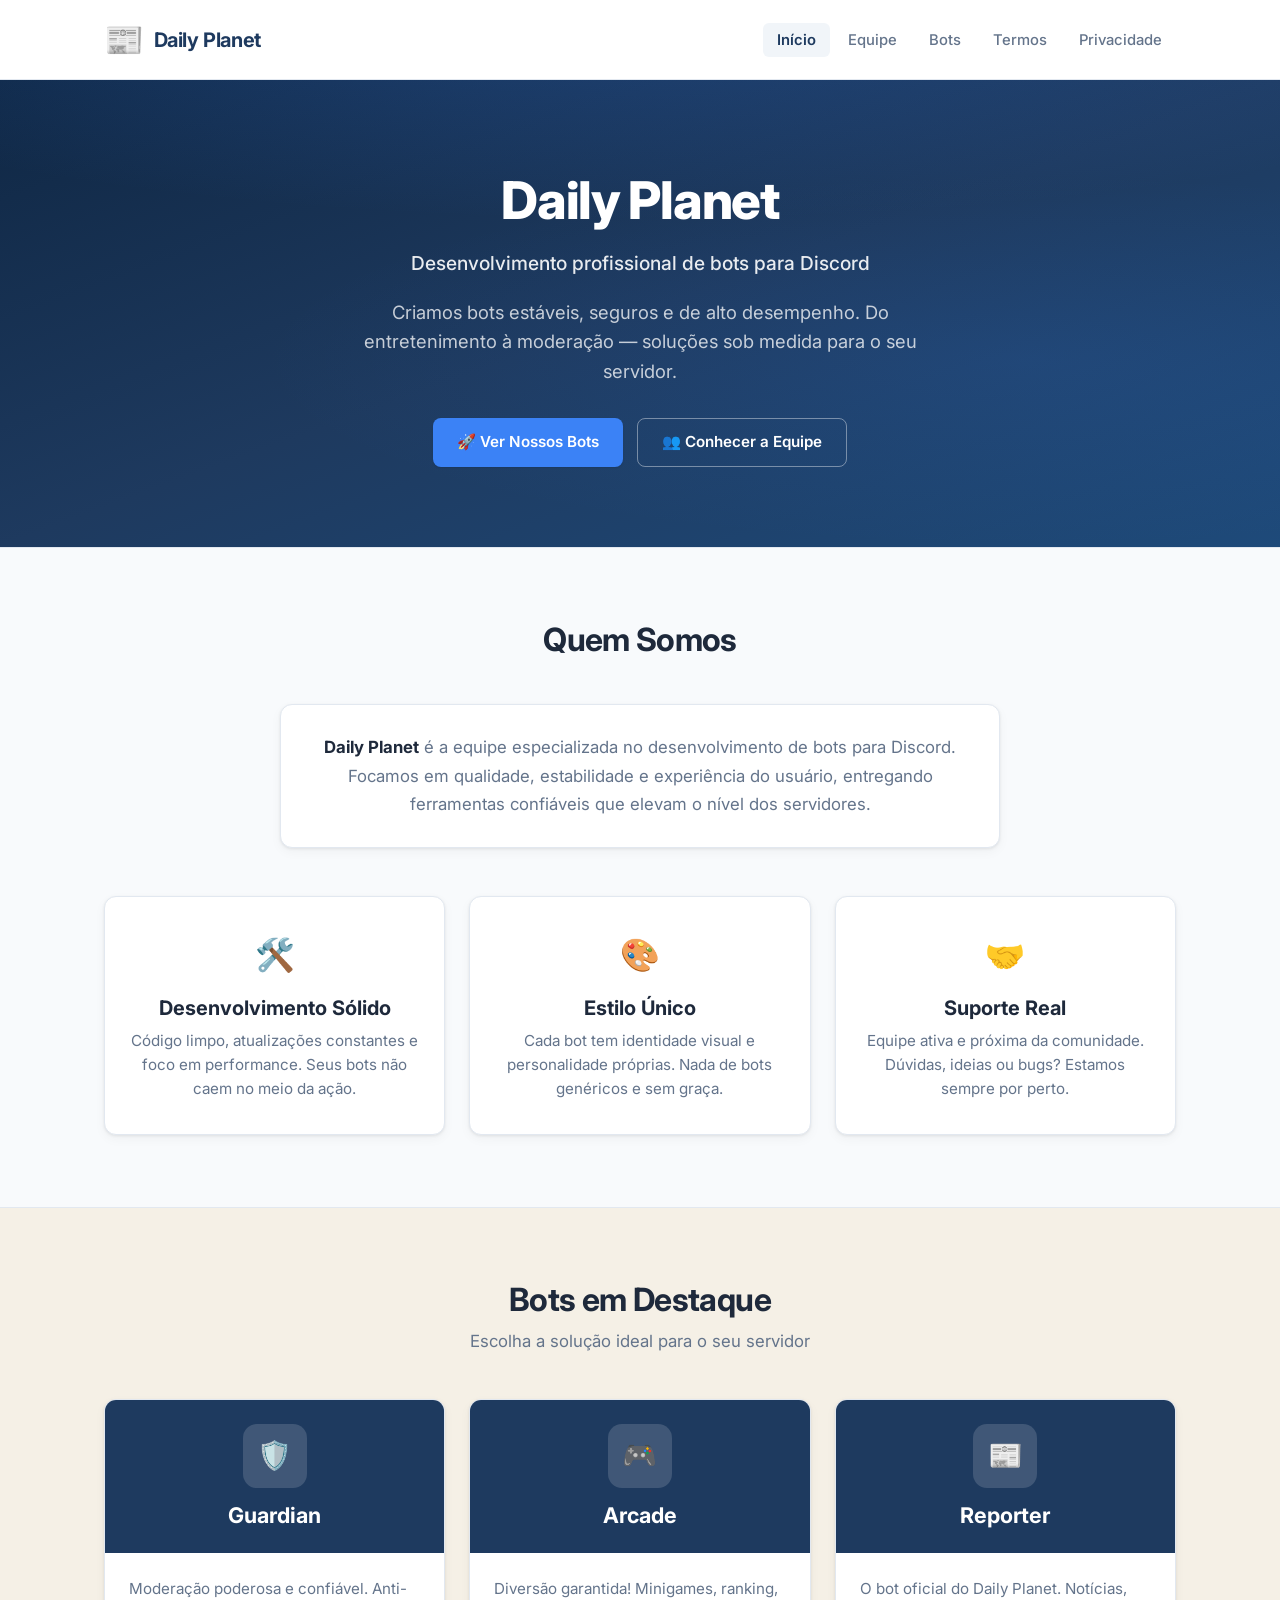
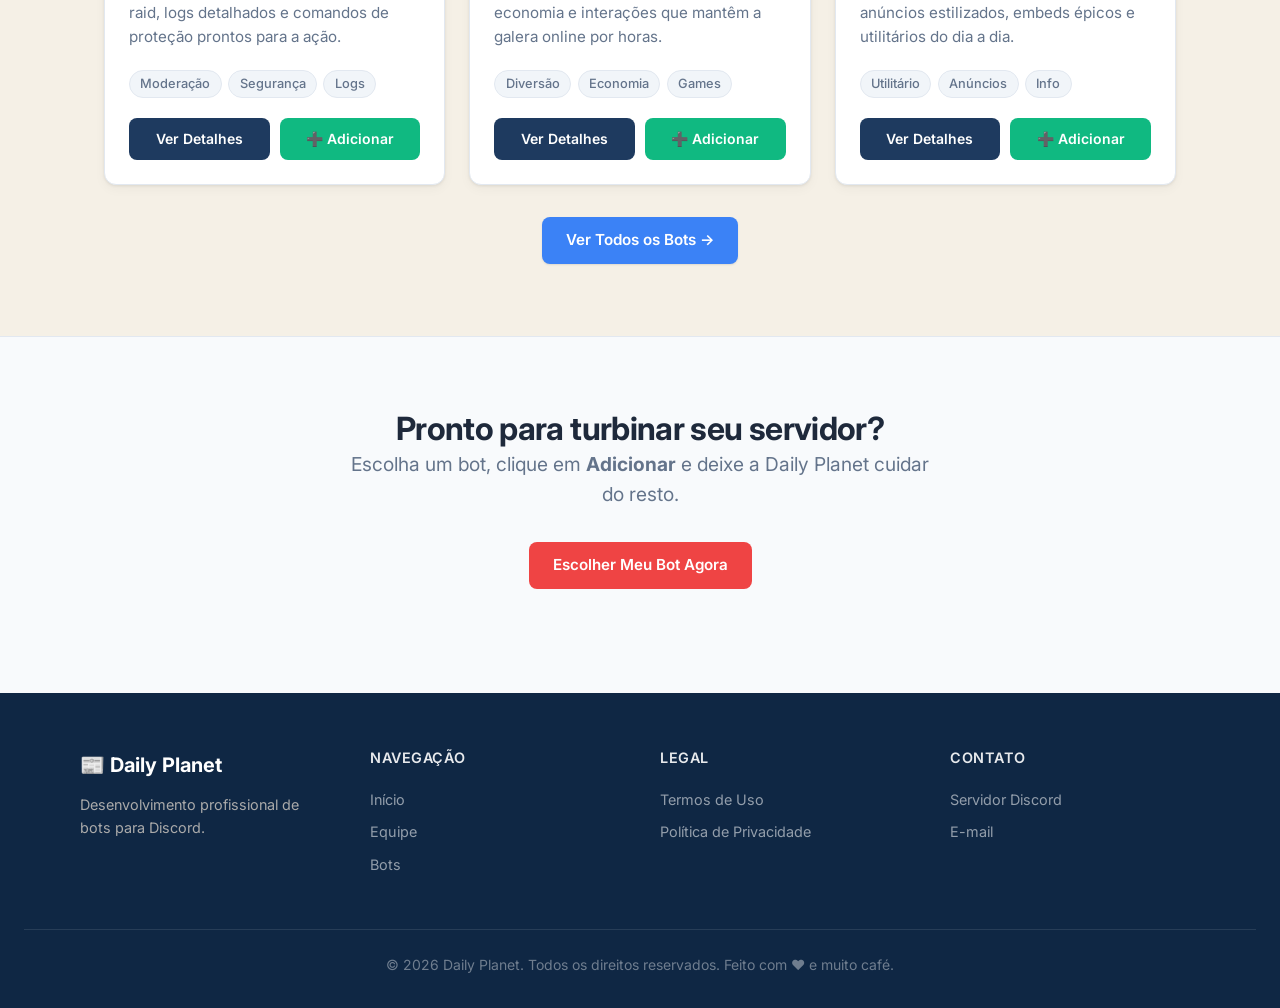
<file: index.html>
<!DOCTYPE html>
<html lang="pt-BR">
<head>
  <meta charset="UTF-8">
  <meta name="viewport" content="width=device-width, initial-scale=1.0">
  <title>Daily Planet | Bots Discord de Alto Nível</title>
  <meta name="description" content="Daily Planet — A equipe que cria os melhores bots para Discord. Qualidade profissional e alto desempenho.">
  <link rel="stylesheet" href="css/style.css">
  <link rel="icon" href="data:image/svg+xml,<svg xmlns='http://www.w3.org/2000/svg' viewBox='0 0 100 100'><text y='.9em' font-size='90'>📰</text></svg>">
</head>
<body>
  <!-- HEADER -->
  <header>
    <nav class="navbar">
      <a href="index.html" class="nav-brand">
        <span style="font-size:2rem;">📰</span>
        Daily Planet
      </a>
      <button class="menu-toggle" id="menuToggle" aria-label="Menu">☰</button>
      <ul class="nav-links" id="navLinks">
        <li><a href="index.html" class="active">Início</a></li>
        <li><a href="pages/equipe.html">Equipe</a></li>
        <li><a href="pages/bots.html">Bots</a></li>
        <li><a href="pages/termos.html">Termos</a></li>
        <li><a href="pages/privacidade.html">Privacidade</a></li>
      </ul>
    </nav>
  </header>

  <!-- HERO -->
  <section class="hero">
    <div class="hero-content">
      <h1>Daily Planet</h1>
      <p class="tagline">Desenvolvimento profissional de bots para Discord</p>
      <p style="margin-bottom: 2rem; font-size: 1.15rem; max-width: 600px; margin-left: auto; margin-right: auto;">
        Criamos bots estáveis, seguros e de alto desempenho. Do entretenimento à moderação — soluções sob medida para o seu servidor.
      </p>
      <div class="hero-buttons">
        <a href="pages/bots.html" class="btn btn-primary">🚀 Ver Nossos Bots</a>
        <a href="pages/equipe.html" class="btn btn-outline">👥 Conhecer a Equipe</a>
      </div>
    </div>
  </section>

  <div class="comic-divider"></div>

  <!-- SOBRE -->
  <section>
    <div class="container">
      <div class="section-title">
        <h2>Quem Somos</h2>
      </div>

      <div class="speech-bubble">
        <p style="font-size: 1.05rem; text-align: center;">
          <strong>Daily Planet</strong> é a equipe especializada no desenvolvimento de bots para Discord. 
          Focamos em qualidade, estabilidade e experiência do usuário, entregando ferramentas confiáveis que elevam o nível dos servidores.
        </p>
      </div>

      <div class="grid-3" style="margin-top: 3rem;">
        <div class="feature-box">
          <span class="feature-icon">🛠️</span>
          <h3>Desenvolvimento Sólido</h3>
          <p>Código limpo, atualizações constantes e foco em performance. Seus bots não caem no meio da ação.</p>
        </div>
        <div class="feature-box">
          <span class="feature-icon">🎨</span>
          <h3>Estilo Único</h3>
          <p>Cada bot tem identidade visual e personalidade próprias. Nada de bots genéricos e sem graça.</p>
        </div>
        <div class="feature-box">
          <span class="feature-icon">🤝</span>
          <h3>Suporte Real</h3>
          <p>Equipe ativa e próxima da comunidade. Dúvidas, ideias ou bugs? Estamos sempre por perto.</p>
        </div>
      </div>
    </div>
  </section>

  <div class="comic-divider"></div>

  <!-- DESTAQUE BOTS -->
  <section style="background: #f5f0e6;">
    <div class="container">
      <div class="section-title">
        <h2>Bots em Destaque</h2>
        <p style="color:#64748b; max-width:600px; margin:0.5rem auto 0;">Escolha a solução ideal para o seu servidor</p>
      </div>

      <div class="grid-3">
        <!-- Bot 1 -->
        <div class="bot-card">
          <div class="bot-header">
            <div class="bot-icon">🛡️</div>
            <h3>Guardian</h3>
          </div>
          <div class="bot-body">
            <p class="bot-desc">Moderação poderosa e confiável. Anti-raid, logs detalhados e comandos de proteção prontos para a ação.</p>
            <div class="bot-tags">
              <span class="tag">Moderação</span>
              <span class="tag">Segurança</span>
              <span class="tag">Logs</span>
            </div>
            <div class="bot-actions">
              <a href="pages/bots/guardian.html" class="btn btn-blue">Ver Detalhes</a>
              <a href="https://discord.com/oauth2/authorize?client_id=SEU_CLIENT_ID&permissions=8&scope=bot%20applications.commands" class="btn btn-add-bot" target="_blank" rel="noopener">➕ Adicionar</a>
            </div>
          </div>
        </div>

        <!-- Bot 2 -->
        <div class="bot-card">
          <div class="bot-header">
            <div class="bot-icon">🎮</div>
            <h3>Arcade</h3>
          </div>
          <div class="bot-body">
            <p class="bot-desc">Diversão garantida! Minigames, ranking, economia e interações que mantêm a galera online por horas.</p>
            <div class="bot-tags">
              <span class="tag">Diversão</span>
              <span class="tag">Economia</span>
              <span class="tag">Games</span>
            </div>
            <div class="bot-actions">
              <a href="pages/bots/arcade.html" class="btn btn-blue">Ver Detalhes</a>
              <a href="https://discord.com/oauth2/authorize?client_id=SEU_CLIENT_ID&permissions=8&scope=bot%20applications.commands" class="btn btn-add-bot" target="_blank" rel="noopener">➕ Adicionar</a>
            </div>
          </div>
        </div>

        <!-- Bot 3 -->
        <div class="bot-card">
          <div class="bot-header">
            <div class="bot-icon">📰</div>
            <h3>Reporter</h3>
          </div>
          <div class="bot-body">
            <p class="bot-desc">O bot oficial do Daily Planet. Notícias, anúncios estilizados, embeds épicos e utilitários do dia a dia.</p>
            <div class="bot-tags">
              <span class="tag">Utilitário</span>
              <span class="tag">Anúncios</span>
              <span class="tag">Info</span>
            </div>
            <div class="bot-actions">
              <a href="pages/bots/reporter.html" class="btn btn-blue">Ver Detalhes</a>
              <a href="https://discord.com/oauth2/authorize?client_id=SEU_CLIENT_ID&permissions=8&scope=bot%20applications.commands" class="btn btn-add-bot" target="_blank" rel="noopener">➕ Adicionar</a>
            </div>
          </div>
        </div>
      </div>

      <div class="text-center mt-2">
        <a href="pages/bots.html" class="btn btn-primary">Ver Todos os Bots →</a>
      </div>
    </div>
  </section>

  <div class="comic-divider"></div>

  <!-- CTA -->
  <section>
    <div class="container text-center">
      <h2>Pronto para turbinar seu servidor?</h2>
      <p style="font-size:1.2rem; margin-bottom:2rem; max-width:600px; margin-left:auto; margin-right:auto;">
        Escolha um bot, clique em <strong>Adicionar</strong> e deixe a Daily Planet cuidar do resto.
      </p>
      <a href="pages/bots.html" class="btn btn-secondary">Escolher Meu Bot Agora</a>
    </div>
  </section>

  <!-- FOOTER -->
  <footer>
    <div class="footer-content">
      <div>
        <div class="footer-brand">📰 Daily Planet</div>
        <p style="color:#aaa; margin-top:0.5rem;">Desenvolvimento profissional de bots para Discord.</p>
      </div>
      <div class="footer-links">
        <h4>Navegação</h4>
        <ul>
          <li><a href="index.html">Início</a></li>
          <li><a href="pages/equipe.html">Equipe</a></li>
          <li><a href="pages/bots.html">Bots</a></li>
        </ul>
      </div>
      <div class="footer-links">
        <h4>Legal</h4>
        <ul>
          <li><a href="pages/termos.html">Termos de Uso</a></li>
          <li><a href="pages/privacidade.html">Política de Privacidade</a></li>
        </ul>
      </div>
      <div class="footer-links">
        <h4>Contato</h4>
        <ul>
          <li><a href="https://discord.gg/SEU_CONVITE" target="_blank" rel="noopener">Servidor Discord</a></li>
          <li><a href="mailto:contato@dailyplanet.bots">E-mail</a></li>
        </ul>
      </div>
    </div>
    <div class="footer-bottom">
      © 2026 Daily Planet. Todos os direitos reservados. Feito com ❤️ e muito café.
    </div>
  </footer>

  <script src="js/script.js"></script>
</body>
</html>
</file>
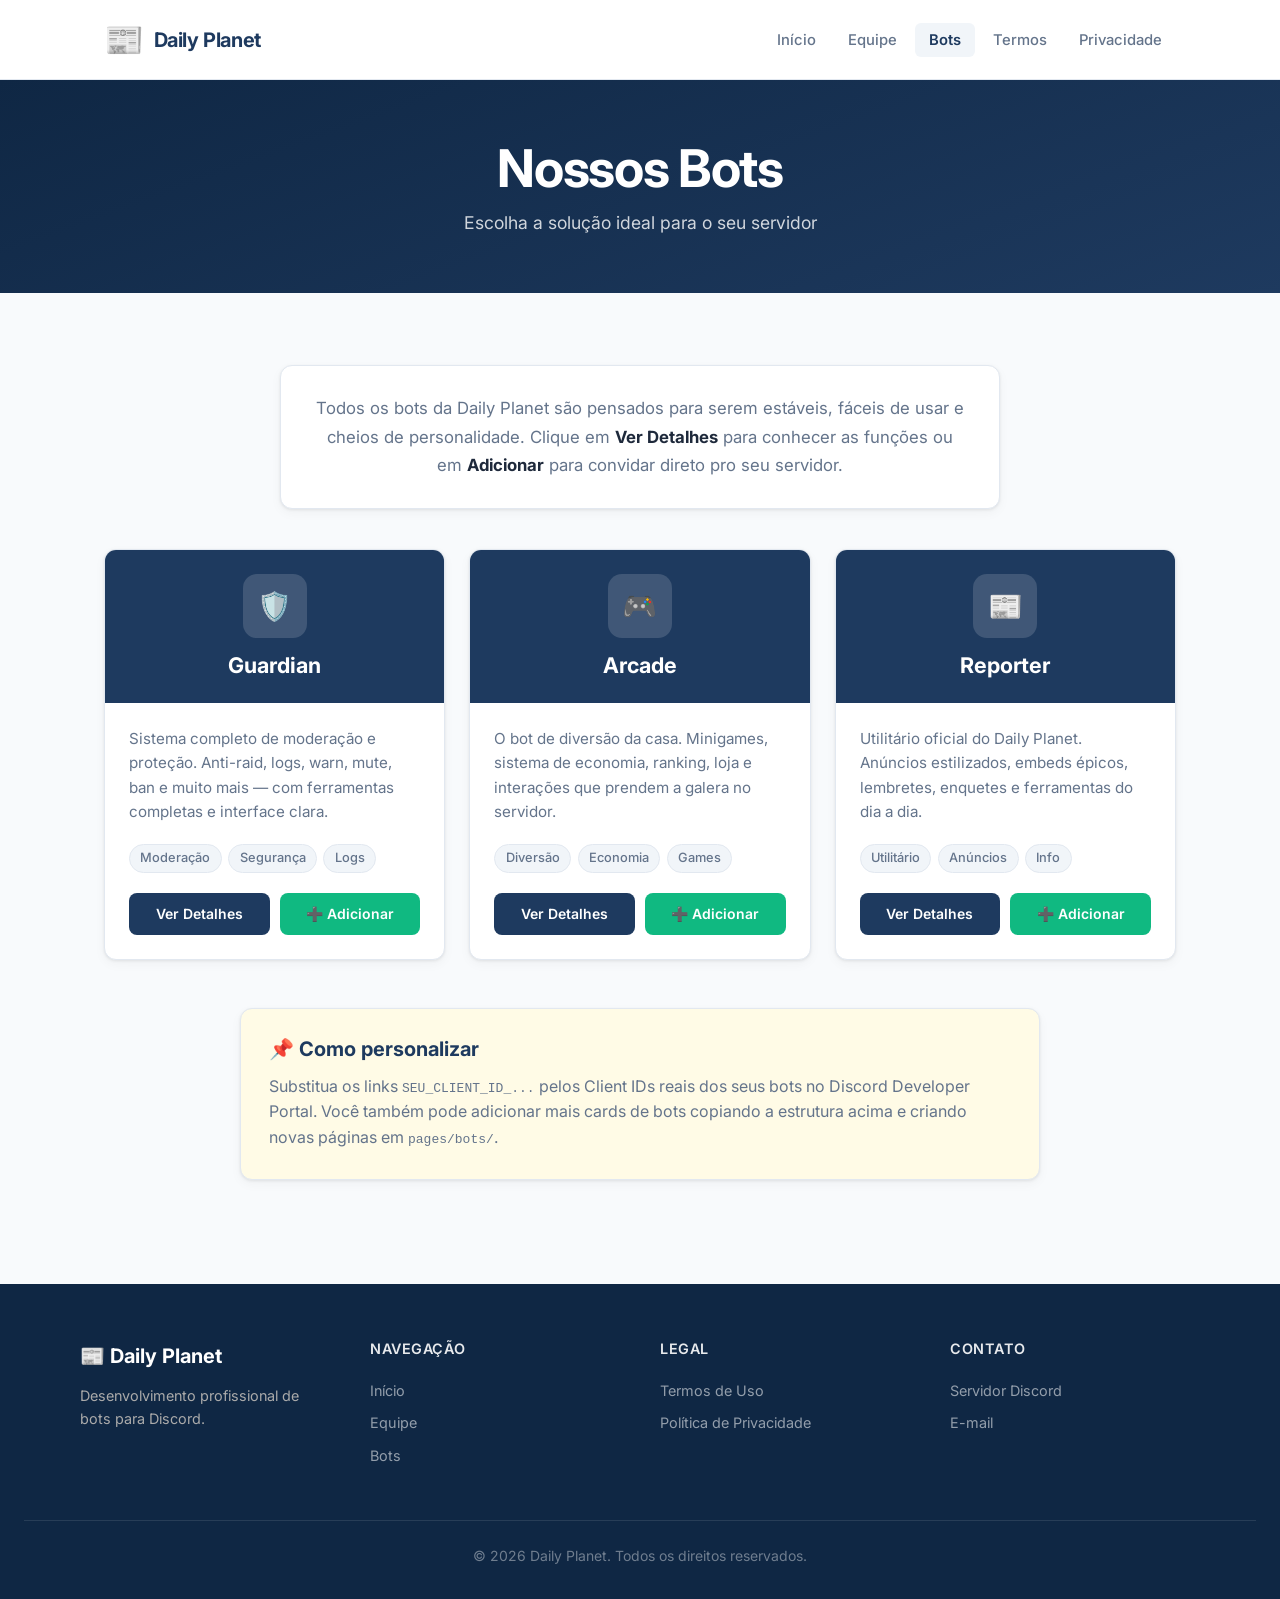
<file: pages/bots.html>
<!DOCTYPE html>
<html lang="pt-BR">
<head>
  <meta charset="UTF-8">
  <meta name="viewport" content="width=device-width, initial-scale=1.0">
  <title>Nossos Bots | Daily Planet</title>
  <meta name="description" content="Lista completa dos bots Discord desenvolvidos pela equipe Daily Planet.">
  <link rel="stylesheet" href="../css/style.css">
  <link rel="icon" href="data:image/svg+xml,<svg xmlns='http://www.w3.org/2000/svg' viewBox='0 0 100 100'><text y='.9em' font-size='90'>📰</text></svg>">
</head>
<body>
  <header>
    <nav class="navbar">
      <a href="../index.html" class="nav-brand">
        <span style="font-size:2rem;">📰</span>
        Daily Planet
      </a>
      <button class="menu-toggle" id="menuToggle" aria-label="Menu">☰</button>
      <ul class="nav-links" id="navLinks">
        <li><a href="../index.html">Início</a></li>
        <li><a href="equipe.html">Equipe</a></li>
        <li><a href="bots.html" class="active">Bots</a></li>
        <li><a href="termos.html">Termos</a></li>
        <li><a href="privacidade.html">Privacidade</a></li>
      </ul>
    </nav>
  </header>

  <div class="page-header">
    <h1>Nossos Bots</h1>
    <p>Escolha a solução ideal para o seu servidor</p>
  </div>

  <section>
    <div class="container">
      <div class="speech-bubble">
        <p style="text-align:center;">
          Todos os bots da Daily Planet são pensados para serem estáveis, fáceis de usar e cheios de personalidade. 
          Clique em <strong>Ver Detalhes</strong> para conhecer as funções ou em <strong>Adicionar</strong> para convidar direto pro seu servidor.
        </p>
      </div>

      <div class="grid-3" style="margin-top: 2.5rem;">
        <!-- Guardian -->
        <div class="bot-card">
          <div class="bot-header">
            <div class="bot-icon">🛡️</div>
            <h3>Guardian</h3>
          </div>
          <div class="bot-body">
            <p class="bot-desc">Sistema completo de moderação e proteção. Anti-raid, logs, warn, mute, ban e muito mais — com ferramentas completas e interface clara.</p>
            <div class="bot-tags">
              <span class="tag">Moderação</span>
              <span class="tag">Segurança</span>
              <span class="tag">Logs</span>
            </div>
            <div class="bot-actions">
              <a href="bots/guardian.html" class="btn btn-blue">Ver Detalhes</a>
              <a href="https://discord.com/oauth2/authorize?client_id=SEU_CLIENT_ID_GUARDIAN&permissions=8&scope=bot%20applications.commands" class="btn btn-add-bot" target="_blank" rel="noopener">➕ Adicionar</a>
            </div>
          </div>
        </div>

        <!-- Arcade -->
        <div class="bot-card">
          <div class="bot-header">
            <div class="bot-icon">🎮</div>
            <h3>Arcade</h3>
          </div>
          <div class="bot-body">
            <p class="bot-desc">O bot de diversão da casa. Minigames, sistema de economia, ranking, loja e interações que prendem a galera no servidor.</p>
            <div class="bot-tags">
              <span class="tag">Diversão</span>
              <span class="tag">Economia</span>
              <span class="tag">Games</span>
            </div>
            <div class="bot-actions">
              <a href="bots/arcade.html" class="btn btn-blue">Ver Detalhes</a>
              <a href="https://discord.com/oauth2/authorize?client_id=SEU_CLIENT_ID_ARCADE&permissions=8&scope=bot%20applications.commands" class="btn btn-add-bot" target="_blank" rel="noopener">➕ Adicionar</a>
            </div>
          </div>
        </div>

        <!-- Reporter -->
        <div class="bot-card">
          <div class="bot-header">
            <div class="bot-icon">📰</div>
            <h3>Reporter</h3>
          </div>
          <div class="bot-body">
            <p class="bot-desc">Utilitário oficial do Daily Planet. Anúncios estilizados, embeds épicos, lembretes, enquetes e ferramentas do dia a dia.</p>
            <div class="bot-tags">
              <span class="tag">Utilitário</span>
              <span class="tag">Anúncios</span>
              <span class="tag">Info</span>
            </div>
            <div class="bot-actions">
              <a href="bots/reporter.html" class="btn btn-blue">Ver Detalhes</a>
              <a href="https://discord.com/oauth2/authorize?client_id=SEU_CLIENT_ID_REPORTER&permissions=8&scope=bot%20applications.commands" class="btn btn-add-bot" target="_blank" rel="noopener">➕ Adicionar</a>
            </div>
          </div>
        </div>
      </div>

      <!-- Nota para o usuário -->
      <div class="panel" style="margin-top: 3rem; max-width: 800px; margin-left: auto; margin-right: auto; background: #fffbe6;">
        <h3 style="color: var(--primary);">📌 Como personalizar</h3>
        <p style="margin-top: 0.75rem;">
          Substitua os links <code>SEU_CLIENT_ID_...</code> pelos Client IDs reais dos seus bots no Discord Developer Portal.
          Você também pode adicionar mais cards de bots copiando a estrutura acima e criando novas páginas em <code>pages/bots/</code>.
        </p>
      </div>
    </div>
  </section>

  <footer>
    <div class="footer-content">
      <div>
        <div class="footer-brand">📰 Daily Planet</div>
        <p style="color:#aaa; margin-top:0.5rem;">Desenvolvimento profissional de bots para Discord.</p>
      </div>
      <div class="footer-links">
        <h4>Navegação</h4>
        <ul>
          <li><a href="../index.html">Início</a></li>
          <li><a href="equipe.html">Equipe</a></li>
          <li><a href="bots.html">Bots</a></li>
        </ul>
      </div>
      <div class="footer-links">
        <h4>Legal</h4>
        <ul>
          <li><a href="termos.html">Termos de Uso</a></li>
          <li><a href="privacidade.html">Política de Privacidade</a></li>
        </ul>
      </div>
      <div class="footer-links">
        <h4>Contato</h4>
        <ul>
          <li><a href="https://discord.gg/SEU_CONVITE" target="_blank" rel="noopener">Servidor Discord</a></li>
          <li><a href="mailto:contato@dailyplanet.bots">E-mail</a></li>
        </ul>
      </div>
    </div>
    <div class="footer-bottom">
      © 2026 Daily Planet. Todos os direitos reservados.
    </div>
  </footer>

  <script src="../js/script.js"></script>
</body>
</html>
</file>
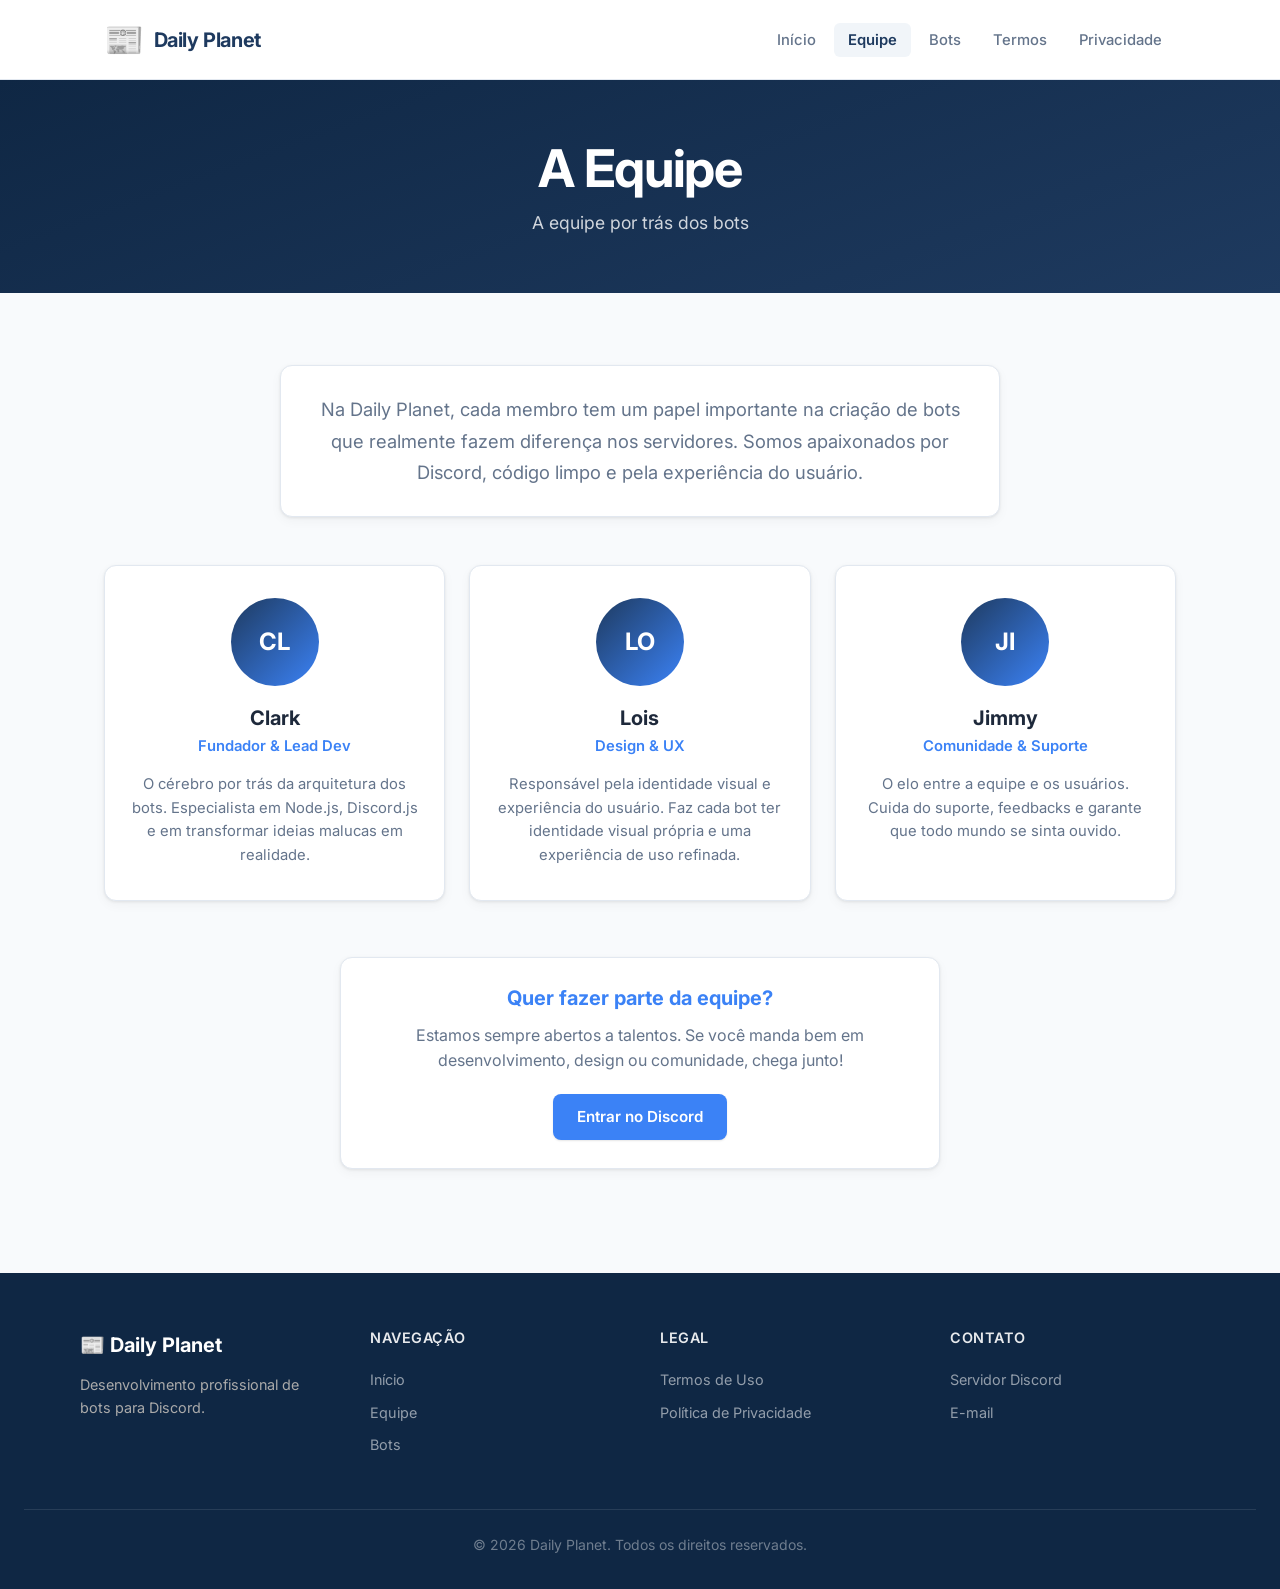
<file: pages/equipe.html>
<!DOCTYPE html>
<html lang="pt-BR">
<head>
  <meta charset="UTF-8">
  <meta name="viewport" content="width=device-width, initial-scale=1.0">
  <title>Equipe | Daily Planet</title>
  <meta name="description" content="Conheça a equipe Daily Planet — os desenvolvedores por trás dos bots Discord.">
  <link rel="stylesheet" href="../css/style.css">
  <link rel="icon" href="data:image/svg+xml,<svg xmlns='http://www.w3.org/2000/svg' viewBox='0 0 100 100'><text y='.9em' font-size='90'>📰</text></svg>">
</head>
<body>
  <header>
    <nav class="navbar">
      <a href="../index.html" class="nav-brand">
        <span style="font-size:2rem;">📰</span>
        Daily Planet
      </a>
      <button class="menu-toggle" id="menuToggle" aria-label="Menu">☰</button>
      <ul class="nav-links" id="navLinks">
        <li><a href="../index.html">Início</a></li>
        <li><a href="equipe.html" class="active">Equipe</a></li>
        <li><a href="bots.html">Bots</a></li>
        <li><a href="termos.html">Termos</a></li>
        <li><a href="privacidade.html">Privacidade</a></li>
      </ul>
    </nav>
  </header>

  <div class="page-header">
    <h1>A Equipe</h1>
    <p>A equipe por trás dos bots</p>
  </div>

  <section>
    <div class="container">
      <div class="speech-bubble">
        <p style="text-align:center; font-size:1.15rem;">
          Na Daily Planet, cada membro tem um papel importante na criação de bots que realmente fazem diferença nos servidores. 
          Somos apaixonados por Discord, código limpo e pela experiência do usuário.
        </p>
      </div>

      <div class="grid-3" style="margin-top: 3rem;">
        <!-- Membro 1 - Placeholder -->
        <div class="team-card">
          <div class="team-avatar">CL</div>
          <h3>Clark</h3>
          <p class="team-role">Fundador & Lead Dev</p>
          <p>O cérebro por trás da arquitetura dos bots. Especialista em Node.js, Discord.js e em transformar ideias malucas em realidade.</p>
        </div>

        <!-- Membro 2 -->
        <div class="team-card">
          <div class="team-avatar">LO</div>
          <h3>Lois</h3>
          <p class="team-role">Design & UX</p>
          <p>Responsável pela identidade visual e experiência do usuário. Faz cada bot ter identidade visual própria e uma experiência de uso refinada.</p>
        </div>

        <!-- Membro 3 -->
        <div class="team-card">
          <div class="team-avatar">JI</div>
          <h3>Jimmy</h3>
          <p class="team-role">Comunidade & Suporte</p>
          <p>O elo entre a equipe e os usuários. Cuida do suporte, feedbacks e garante que todo mundo se sinta ouvido.</p>
        </div>
      </div>

      <div class="text-center mt-2" style="margin-top: 3.5rem;">
        <div class="panel" style="max-width: 600px; margin: 0 auto;">
          <h3 style="color: var(--accent); margin-bottom: 0.75rem;">Quer fazer parte da equipe?</h3>
          <p>Estamos sempre abertos a talentos. Se você manda bem em desenvolvimento, design ou comunidade, chega junto!</p>
          <a href="https://discord.gg/SEU_CONVITE" class="btn btn-primary" style="margin-top: 1.25rem;" target="_blank" rel="noopener">Entrar no Discord</a>
        </div>
      </div>
    </div>
  </section>

  <footer>
    <div class="footer-content">
      <div>
        <div class="footer-brand">📰 Daily Planet</div>
        <p style="color:#aaa; margin-top:0.5rem;">Desenvolvimento profissional de bots para Discord.</p>
      </div>
      <div class="footer-links">
        <h4>Navegação</h4>
        <ul>
          <li><a href="../index.html">Início</a></li>
          <li><a href="equipe.html">Equipe</a></li>
          <li><a href="bots.html">Bots</a></li>
        </ul>
      </div>
      <div class="footer-links">
        <h4>Legal</h4>
        <ul>
          <li><a href="termos.html">Termos de Uso</a></li>
          <li><a href="privacidade.html">Política de Privacidade</a></li>
        </ul>
      </div>
      <div class="footer-links">
        <h4>Contato</h4>
        <ul>
          <li><a href="https://discord.gg/SEU_CONVITE" target="_blank" rel="noopener">Servidor Discord</a></li>
          <li><a href="mailto:contato@dailyplanet.bots">E-mail</a></li>
        </ul>
      </div>
    </div>
    <div class="footer-bottom">
      © 2026 Daily Planet. Todos os direitos reservados.
    </div>
  </footer>

  <script src="../js/script.js"></script>
</body>
</html>
</file>
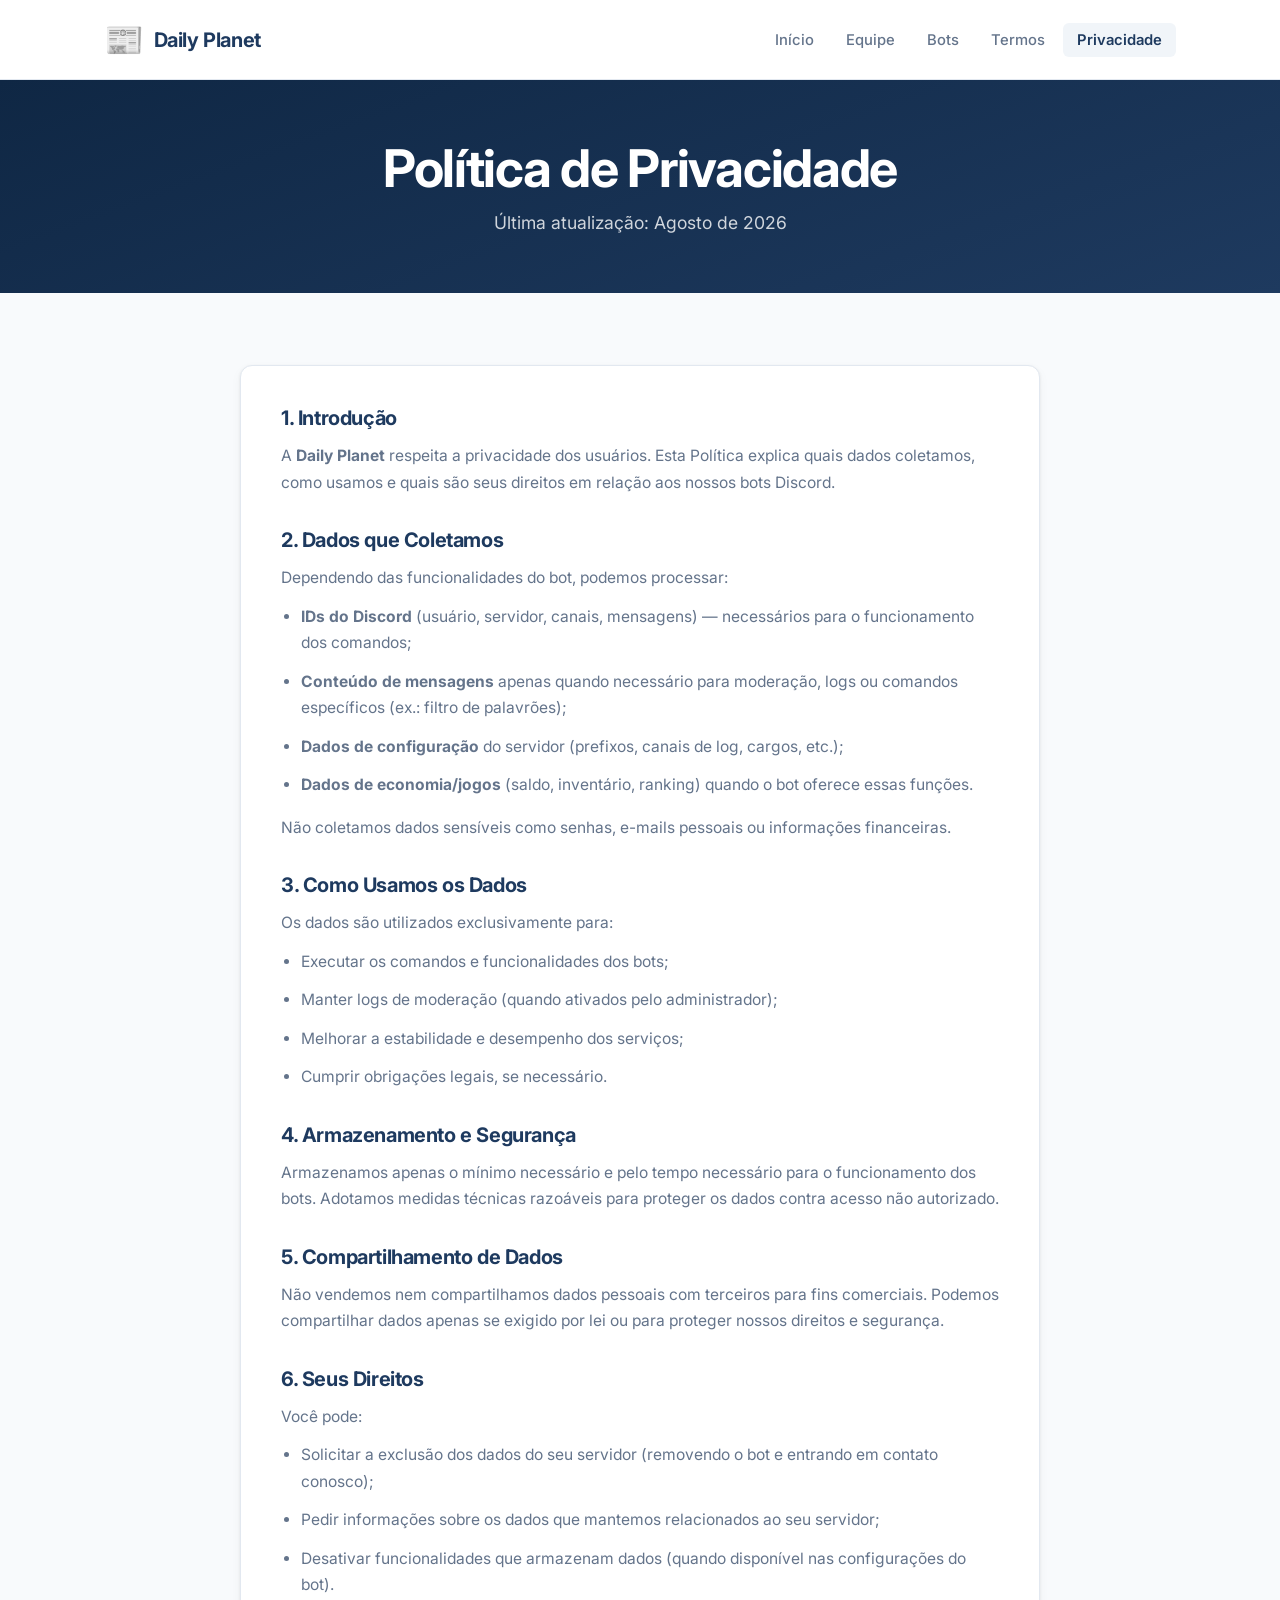
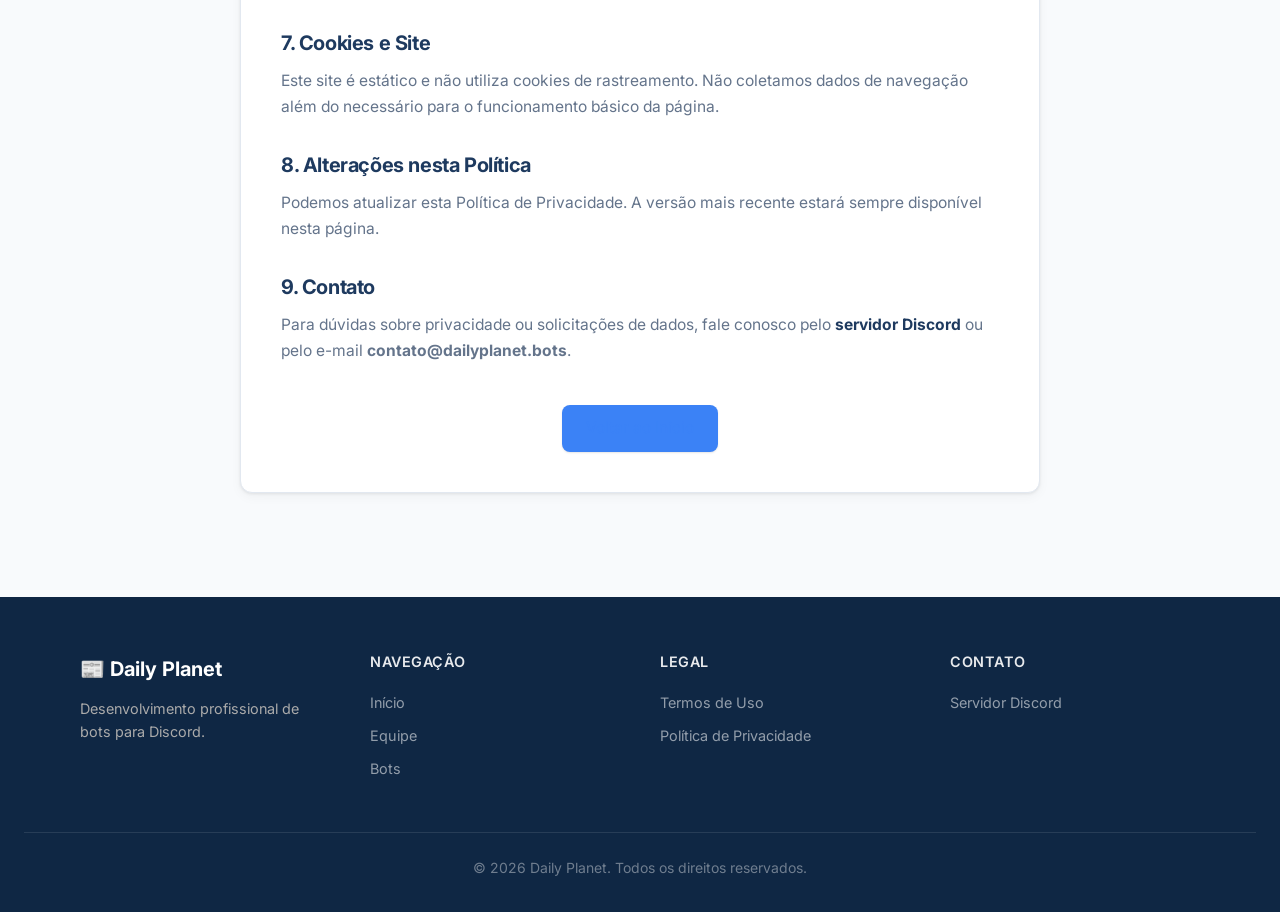
<file: pages/privacidade.html>
<!DOCTYPE html>
<html lang="pt-BR">
<head>
  <meta charset="UTF-8">
  <meta name="viewport" content="width=device-width, initial-scale=1.0">
  <title>Política de Privacidade | Daily Planet</title>
  <meta name="description" content="Política de Privacidade dos bots e serviços da equipe Daily Planet.">
  <link rel="stylesheet" href="../css/style.css">
  <link rel="icon" href="data:image/svg+xml,<svg xmlns='http://www.w3.org/2000/svg' viewBox='0 0 100 100'><text y='.9em' font-size='90'>📰</text></svg>">
</head>
<body>
  <header>
    <nav class="navbar">
      <a href="../index.html" class="nav-brand">
        <span style="font-size:2rem;">📰</span>
        Daily Planet
      </a>
      <button class="menu-toggle" id="menuToggle" aria-label="Menu">☰</button>
      <ul class="nav-links" id="navLinks">
        <li><a href="../index.html">Início</a></li>
        <li><a href="equipe.html">Equipe</a></li>
        <li><a href="bots.html">Bots</a></li>
        <li><a href="termos.html">Termos</a></li>
        <li><a href="privacidade.html" class="active">Privacidade</a></li>
      </ul>
    </nav>
  </header>

  <div class="page-header">
    <h1>Política de Privacidade</h1>
    <p>Última atualização: Agosto de 2026</p>
  </div>

  <section>
    <div class="container">
      <div class="legal-content">
        <h2>1. Introdução</h2>
        <p>
          A <strong>Daily Planet</strong> respeita a privacidade dos usuários. 
          Esta Política explica quais dados coletamos, como usamos e quais são seus direitos 
          em relação aos nossos bots Discord.
        </p>

        <h2>2. Dados que Coletamos</h2>
        <p>Dependendo das funcionalidades do bot, podemos processar:</p>
        <ul>
          <li><strong>IDs do Discord</strong> (usuário, servidor, canais, mensagens) — necessários para o funcionamento dos comandos;</li>
          <li><strong>Conteúdo de mensagens</strong> apenas quando necessário para moderação, logs ou comandos específicos (ex.: filtro de palavrões);</li>
          <li><strong>Dados de configuração</strong> do servidor (prefixos, canais de log, cargos, etc.);</li>
          <li><strong>Dados de economia/jogos</strong> (saldo, inventário, ranking) quando o bot oferece essas funções.</li>
        </ul>
        <p>Não coletamos dados sensíveis como senhas, e-mails pessoais ou informações financeiras.</p>

        <h2>3. Como Usamos os Dados</h2>
        <p>Os dados são utilizados exclusivamente para:</p>
        <ul>
          <li>Executar os comandos e funcionalidades dos bots;</li>
          <li>Manter logs de moderação (quando ativados pelo administrador);</li>
          <li>Melhorar a estabilidade e desempenho dos serviços;</li>
          <li>Cumprir obrigações legais, se necessário.</li>
        </ul>

        <h2>4. Armazenamento e Segurança</h2>
        <p>
          Armazenamos apenas o mínimo necessário e pelo tempo necessário para o funcionamento dos bots. 
          Adotamos medidas técnicas razoáveis para proteger os dados contra acesso não autorizado.
        </p>

        <h2>5. Compartilhamento de Dados</h2>
        <p>
          Não vendemos nem compartilhamos dados pessoais com terceiros para fins comerciais. 
          Podemos compartilhar dados apenas se exigido por lei ou para proteger nossos direitos e segurança.
        </p>

        <h2>6. Seus Direitos</h2>
        <p>Você pode:</p>
        <ul>
          <li>Solicitar a exclusão dos dados do seu servidor (removendo o bot e entrando em contato conosco);</li>
          <li>Pedir informações sobre os dados que mantemos relacionados ao seu servidor;</li>
          <li>Desativar funcionalidades que armazenam dados (quando disponível nas configurações do bot).</li>
        </ul>

        <h2>7. Cookies e Site</h2>
        <p>
          Este site é estático e não utiliza cookies de rastreamento. 
          Não coletamos dados de navegação além do necessário para o funcionamento básico da página.
        </p>

        <h2>8. Alterações nesta Política</h2>
        <p>
          Podemos atualizar esta Política de Privacidade. A versão mais recente estará sempre disponível nesta página.
        </p>

        <h2>9. Contato</h2>
        <p>
          Para dúvidas sobre privacidade ou solicitações de dados, fale conosco pelo 
          <a href="https://discord.gg/SEU_CONVITE" target="_blank" rel="noopener" style="color: var(--primary); font-weight:700;">servidor Discord</a> 
          ou pelo e-mail <strong>contato@dailyplanet.bots</strong>.
        </p>

        <div style="margin-top: 2.5rem; text-align: center;">
          <a href="../index.html" class="btn btn-primary">Voltar ao Início</a>
        </div>
      </div>
    </div>
  </section>

  <footer>
    <div class="footer-content">
      <div>
        <div class="footer-brand">📰 Daily Planet</div>
        <p style="color:#aaa; margin-top:0.5rem;">Desenvolvimento profissional de bots para Discord.</p>
      </div>
      <div class="footer-links">
        <h4>Navegação</h4>
        <ul>
          <li><a href="../index.html">Início</a></li>
          <li><a href="equipe.html">Equipe</a></li>
          <li><a href="bots.html">Bots</a></li>
        </ul>
      </div>
      <div class="footer-links">
        <h4>Legal</h4>
        <ul>
          <li><a href="termos.html">Termos de Uso</a></li>
          <li><a href="privacidade.html">Política de Privacidade</a></li>
        </ul>
      </div>
      <div class="footer-links">
        <h4>Contato</h4>
        <ul>
          <li><a href="https://discord.gg/SEU_CONVITE" target="_blank" rel="noopener">Servidor Discord</a></li>
        </ul>
      </div>
    </div>
    <div class="footer-bottom">
      © 2026 Daily Planet. Todos os direitos reservados.
    </div>
  </footer>

  <script src="../js/script.js"></script>
</body>
</html>
</file>
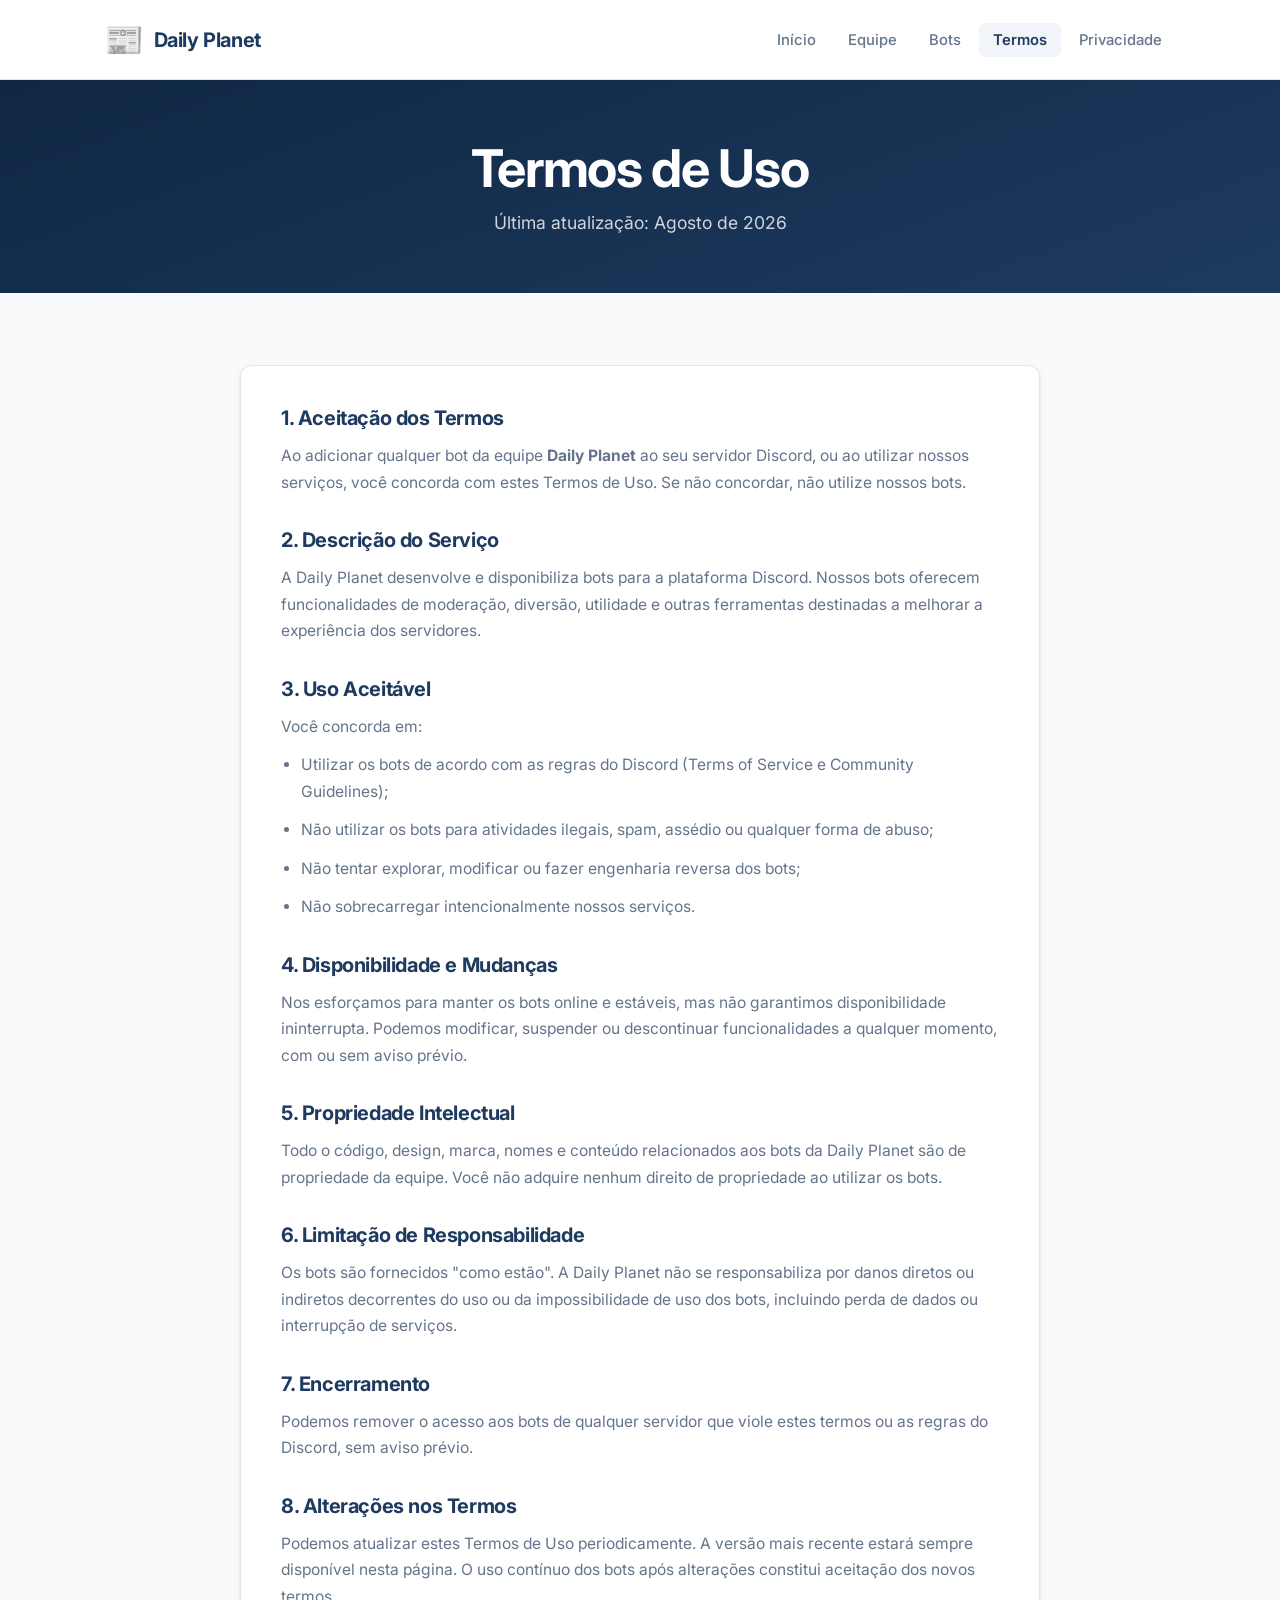
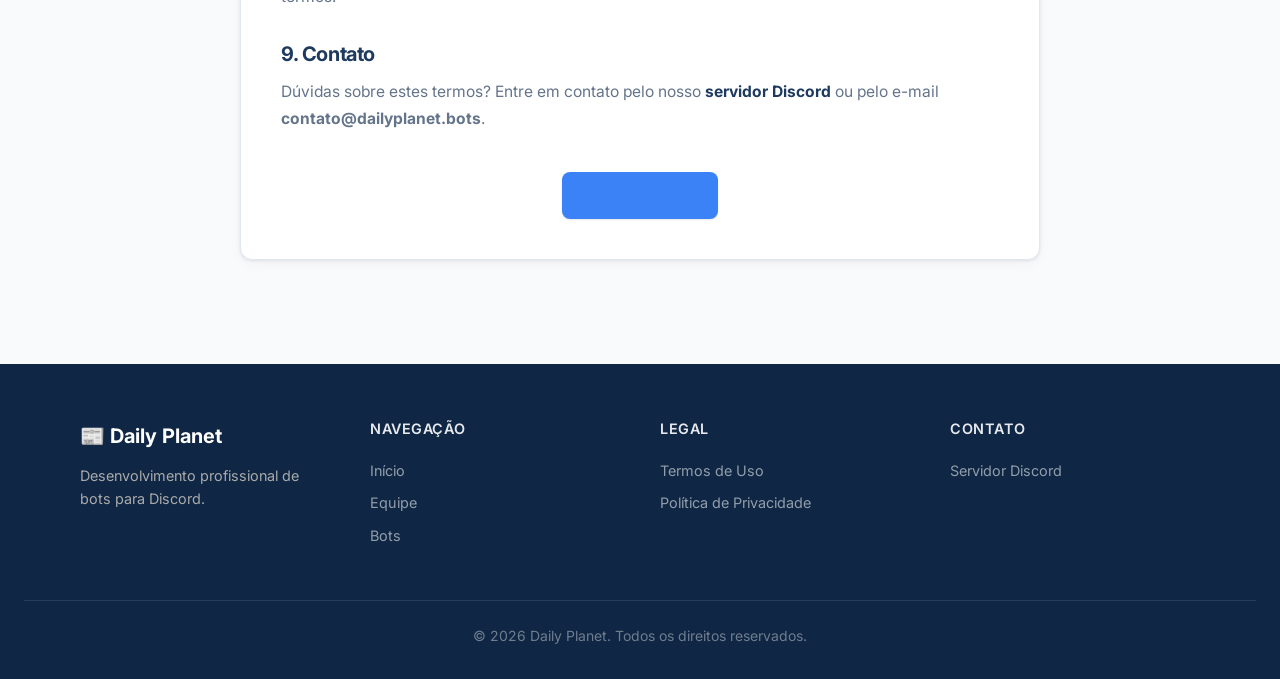
<file: pages/termos.html>
<!DOCTYPE html>
<html lang="pt-BR">
<head>
  <meta charset="UTF-8">
  <meta name="viewport" content="width=device-width, initial-scale=1.0">
  <title>Termos de Uso | Daily Planet</title>
  <meta name="description" content="Termos de Uso dos bots e serviços da equipe Daily Planet.">
  <link rel="stylesheet" href="../css/style.css">
  <link rel="icon" href="data:image/svg+xml,<svg xmlns='http://www.w3.org/2000/svg' viewBox='0 0 100 100'><text y='.9em' font-size='90'>📰</text></svg>">
</head>
<body>
  <header>
    <nav class="navbar">
      <a href="../index.html" class="nav-brand">
        <span style="font-size:2rem;">📰</span>
        Daily Planet
      </a>
      <button class="menu-toggle" id="menuToggle" aria-label="Menu">☰</button>
      <ul class="nav-links" id="navLinks">
        <li><a href="../index.html">Início</a></li>
        <li><a href="equipe.html">Equipe</a></li>
        <li><a href="bots.html">Bots</a></li>
        <li><a href="termos.html" class="active">Termos</a></li>
        <li><a href="privacidade.html">Privacidade</a></li>
      </ul>
    </nav>
  </header>

  <div class="page-header">
    <h1>Termos de Uso</h1>
    <p>Última atualização: Agosto de 2026</p>
  </div>

  <section>
    <div class="container">
      <div class="legal-content">
        <h2>1. Aceitação dos Termos</h2>
        <p>
          Ao adicionar qualquer bot da equipe <strong>Daily Planet</strong> ao seu servidor Discord, 
          ou ao utilizar nossos serviços, você concorda com estes Termos de Uso. 
          Se não concordar, não utilize nossos bots.
        </p>

        <h2>2. Descrição do Serviço</h2>
        <p>
          A Daily Planet desenvolve e disponibiliza bots para a plataforma Discord. 
          Nossos bots oferecem funcionalidades de moderação, diversão, utilidade e outras ferramentas 
          destinadas a melhorar a experiência dos servidores.
        </p>

        <h2>3. Uso Aceitável</h2>
        <p>Você concorda em:</p>
        <ul>
          <li>Utilizar os bots de acordo com as regras do Discord (Terms of Service e Community Guidelines);</li>
          <li>Não utilizar os bots para atividades ilegais, spam, assédio ou qualquer forma de abuso;</li>
          <li>Não tentar explorar, modificar ou fazer engenharia reversa dos bots;</li>
          <li>Não sobrecarregar intencionalmente nossos serviços.</li>
        </ul>

        <h2>4. Disponibilidade e Mudanças</h2>
        <p>
          Nos esforçamos para manter os bots online e estáveis, mas não garantimos disponibilidade ininterrupta. 
          Podemos modificar, suspender ou descontinuar funcionalidades a qualquer momento, com ou sem aviso prévio.
        </p>

        <h2>5. Propriedade Intelectual</h2>
        <p>
          Todo o código, design, marca, nomes e conteúdo relacionados aos bots da Daily Planet 
          são de propriedade da equipe. Você não adquire nenhum direito de propriedade ao utilizar os bots.
        </p>

        <h2>6. Limitação de Responsabilidade</h2>
        <p>
          Os bots são fornecidos "como estão". A Daily Planet não se responsabiliza por danos diretos ou indiretos 
          decorrentes do uso ou da impossibilidade de uso dos bots, incluindo perda de dados ou interrupção de serviços.
        </p>

        <h2>7. Encerramento</h2>
        <p>
          Podemos remover o acesso aos bots de qualquer servidor que viole estes termos ou as regras do Discord, 
          sem aviso prévio.
        </p>

        <h2>8. Alterações nos Termos</h2>
        <p>
          Podemos atualizar estes Termos de Uso periodicamente. A versão mais recente estará sempre disponível nesta página. 
          O uso contínuo dos bots após alterações constitui aceitação dos novos termos.
        </p>

        <h2>9. Contato</h2>
        <p>
          Dúvidas sobre estes termos? Entre em contato pelo nosso 
          <a href="https://discord.gg/SEU_CONVITE" target="_blank" rel="noopener" style="color: var(--primary); font-weight:700;">servidor Discord</a> 
          ou pelo e-mail <strong>contato@dailyplanet.bots</strong>.
        </p>

        <div style="margin-top: 2.5rem; text-align: center;">
          <a href="../index.html" class="btn btn-primary">Voltar ao Início</a>
        </div>
      </div>
    </div>
  </section>

  <footer>
    <div class="footer-content">
      <div>
        <div class="footer-brand">📰 Daily Planet</div>
        <p style="color:#aaa; margin-top:0.5rem;">Desenvolvimento profissional de bots para Discord.</p>
      </div>
      <div class="footer-links">
        <h4>Navegação</h4>
        <ul>
          <li><a href="../index.html">Início</a></li>
          <li><a href="equipe.html">Equipe</a></li>
          <li><a href="bots.html">Bots</a></li>
        </ul>
      </div>
      <div class="footer-links">
        <h4>Legal</h4>
        <ul>
          <li><a href="termos.html">Termos de Uso</a></li>
          <li><a href="privacidade.html">Política de Privacidade</a></li>
        </ul>
      </div>
      <div class="footer-links">
        <h4>Contato</h4>
        <ul>
          <li><a href="https://discord.gg/SEU_CONVITE" target="_blank" rel="noopener">Servidor Discord</a></li>
        </ul>
      </div>
    </div>
    <div class="footer-bottom">
      © 2026 Daily Planet. Todos os direitos reservados.
    </div>
  </footer>

  <script src="../js/script.js"></script>
</body>
</html>
</file>
<file: css/style.css>
/* ===== DAILY PLANET — Estilo Profissional ===== */
@import url('https://fonts.googleapis.com/css2?family=Inter:wght@400;500;600;700;800&display=swap');

:root {
  --primary: #1e3a5f;
  --primary-dark: #0f2744;
  --primary-light: #2d4a6f;
  --accent: #3b82f6;
  --accent-hover: #2563eb;
  --success: #10b981;
  --text: #1e293b;
  --text-muted: #64748b;
  --bg: #f8fafc;
  --bg-alt: #f1f5f9;
  --white: #ffffff;
  --border: #e2e8f0;
  --shadow: 0 1px 3px rgba(0,0,0,0.08), 0 4px 12px rgba(0,0,0,0.04);
  --shadow-md: 0 4px 6px -1px rgba(0,0,0,0.08), 0 10px 20px -5px rgba(0,0,0,0.06);
  --shadow-lg: 0 10px 25px -5px rgba(0,0,0,0.1), 0 8px 10px -6px rgba(0,0,0,0.05);
  --radius: 12px;
  --radius-sm: 8px;
}

* {
  margin: 0;
  padding: 0;
  box-sizing: border-box;
}

html {
  scroll-behavior: smooth;
}

body {
  font-family: 'Inter', -apple-system, BlinkMacSystemFont, 'Segoe UI', Roboto, sans-serif;
  background-color: var(--bg);
  color: var(--text);
  line-height: 1.6;
  min-height: 100vh;
  -webkit-font-smoothing: antialiased;
}

/* ===== TYPOGRAPHY ===== */
h1, h2, h3, h4 {
  font-weight: 700;
  line-height: 1.25;
  color: var(--text);
}

h1 {
  font-size: clamp(2rem, 5vw, 3.25rem);
  letter-spacing: -0.025em;
}

h2 {
  font-size: clamp(1.5rem, 3.5vw, 2rem);
  letter-spacing: -0.02em;
}

h3 {
  font-size: 1.25rem;
}

p {
  color: var(--text-muted);
}

a {
  text-decoration: none;
  color: inherit;
  transition: color 0.2s ease;
}

/* ===== LAYOUT ===== */
.container {
  max-width: 1120px;
  margin: 0 auto;
  padding: 0 1.5rem;
}

/* ===== HEADER ===== */
header {
  background: rgba(255, 255, 255, 0.92);
  border-bottom: 1px solid var(--border);
  position: sticky;
  top: 0;
  z-index: 1000;
  backdrop-filter: blur(12px);
}

.navbar {
  display: flex;
  justify-content: space-between;
  align-items: center;
  padding: 0.875rem 1.5rem;
  max-width: 1120px;
  margin: 0 auto;
}

.nav-brand {
  display: flex;
  align-items: center;
  gap: 0.625rem;
  font-weight: 700;
  font-size: 1.25rem;
  color: var(--primary);
  letter-spacing: -0.02em;
}

.nav-brand span {
  font-size: 1.5rem;
}

.nav-links {
  display: flex;
  gap: 0.25rem;
  list-style: none;
  align-items: center;
}

.nav-links a {
  color: var(--text-muted);
  font-size: 0.925rem;
  font-weight: 500;
  padding: 0.5rem 0.875rem;
  border-radius: 6px;
  transition: all 0.2s ease;
}

.nav-links a:hover {
  color: var(--primary);
  background: var(--bg-alt);
}

.nav-links a.active {
  color: var(--primary);
  background: var(--bg-alt);
  font-weight: 600;
}

.menu-toggle {
  display: none;
  background: var(--bg-alt);
  border: 1px solid var(--border);
  padding: 0.4rem 0.75rem;
  font-size: 1.1rem;
  cursor: pointer;
  border-radius: 6px;
  color: var(--text);
}

/* ===== HERO ===== */
.hero {
  background: linear-gradient(160deg, var(--primary-dark) 0%, var(--primary) 50%, #1e4a7a 100%);
  color: white;
  padding: 5.5rem 1.5rem 5rem;
  text-align: center;
  position: relative;
  overflow: hidden;
}

.hero::before {
  content: '';
  position: absolute;
  inset: 0;
  background: 
    radial-gradient(ellipse 80% 50% at 50% -20%, rgba(59, 130, 246, 0.25), transparent),
    radial-gradient(ellipse 60% 40% at 80% 60%, rgba(59, 130, 246, 0.1), transparent);
  pointer-events: none;
}

.hero-content {
  position: relative;
  z-index: 1;
  max-width: 720px;
  margin: 0 auto;
}

.hero h1 {
  color: white;
  margin-bottom: 1rem;
  font-weight: 800;
}

.hero .tagline {
  font-size: 1.2rem;
  font-weight: 500;
  margin-bottom: 1.25rem;
  color: rgba(255, 255, 255, 0.9);
  line-height: 1.5;
}

.hero p {
  color: rgba(255, 255, 255, 0.75);
  margin-bottom: 2rem;
  font-size: 1.05rem;
}

.hero-buttons {
  display: flex;
  gap: 0.875rem;
  justify-content: center;
  flex-wrap: wrap;
}

/* ===== BUTTONS ===== */
.btn {
  display: inline-flex;
  align-items: center;
  justify-content: center;
  gap: 0.5rem;
  font-family: inherit;
  font-size: 0.95rem;
  font-weight: 600;
  padding: 0.7rem 1.5rem;
  border-radius: var(--radius-sm);
  border: none;
  cursor: pointer;
  transition: all 0.2s ease;
  text-decoration: none;
}

.btn:hover {
  transform: translateY(-1px);
}

.btn:active {
  transform: translateY(0);
}

.btn-primary {
  background: var(--accent);
  color: white;
  box-shadow: 0 1px 2px rgba(0,0,0,0.1);
}

.btn-primary:hover {
  background: var(--accent-hover);
  box-shadow: 0 4px 12px rgba(59, 130, 246, 0.35);
}

.btn-secondary {
  background: #ef4444;
  color: white;
}

.btn-secondary:hover {
  background: #dc2626;
  box-shadow: 0 4px 12px rgba(239, 68, 68, 0.3);
}

.btn-blue {
  background: var(--primary);
  color: white;
}

.btn-blue:hover {
  background: var(--primary-dark);
}

.btn-outline {
  background: transparent;
  color: white;
  border: 1.5px solid rgba(255, 255, 255, 0.4);
}

.btn-outline:hover {
  background: rgba(255, 255, 255, 0.1);
  border-color: rgba(255, 255, 255, 0.7);
}

.btn-add-bot {
  background: var(--success);
  color: white;
}

.btn-add-bot:hover {
  background: #059669;
  box-shadow: 0 4px 12px rgba(16, 185, 129, 0.3);
}

/* ===== SECTIONS ===== */
section {
  padding: 4.5rem 0;
}

.section-title {
  text-align: center;
  margin-bottom: 2.75rem;
}

.section-title h2 {
  margin-bottom: 0.5rem;
}

.section-title p {
  max-width: 520px;
  margin: 0 auto;
  font-size: 1.05rem;
}

/* ===== CARDS & PANELS ===== */
.panel {
  background: var(--white);
  border: 1px solid var(--border);
  border-radius: var(--radius);
  box-shadow: var(--shadow);
  padding: 1.75rem;
  transition: box-shadow 0.2s ease, transform 0.2s ease;
}

.panel:hover {
  box-shadow: var(--shadow-md);
}

.grid-2 {
  display: grid;
  grid-template-columns: repeat(auto-fit, minmax(300px, 1fr));
  gap: 1.5rem;
}

.grid-3 {
  display: grid;
  grid-template-columns: repeat(auto-fit, minmax(280px, 1fr));
  gap: 1.5rem;
}

/* ===== FEATURE BOXES ===== */
.feature-box {
  background: var(--white);
  border: 1px solid var(--border);
  border-radius: var(--radius);
  padding: 2rem 1.5rem;
  text-align: center;
  box-shadow: var(--shadow);
  transition: transform 0.2s ease, box-shadow 0.2s ease;
}

.feature-box:hover {
  transform: translateY(-3px);
  box-shadow: var(--shadow-md);
}

.feature-icon {
  font-size: 2rem;
  margin-bottom: 1rem;
  display: block;
}

.feature-box h3 {
  margin-bottom: 0.5rem;
  color: var(--text);
}

.feature-box p {
  font-size: 0.95rem;
}

/* ===== ABOUT TEXT BOX ===== */
.speech-bubble {
  background: var(--white);
  border: 1px solid var(--border);
  border-radius: var(--radius);
  padding: 1.75rem 2rem;
  max-width: 720px;
  margin: 0 auto 2rem;
  box-shadow: var(--shadow);
  text-align: center;
}

.speech-bubble p {
  color: var(--text-muted);
  font-size: 1.05rem;
  line-height: 1.7;
}

.speech-bubble strong {
  color: var(--text);
}

/* ===== TEAM CARDS ===== */
.team-card {
  background: var(--white);
  border: 1px solid var(--border);
  border-radius: var(--radius);
  padding: 2rem 1.5rem;
  text-align: center;
  box-shadow: var(--shadow);
  transition: transform 0.2s ease, box-shadow 0.2s ease;
}

.team-card:hover {
  transform: translateY(-3px);
  box-shadow: var(--shadow-md);
}

.team-avatar {
  width: 88px;
  height: 88px;
  border-radius: 50%;
  margin: 0 auto 1.25rem;
  background: linear-gradient(135deg, var(--primary) 0%, var(--accent) 100%);
  display: flex;
  align-items: center;
  justify-content: center;
  font-size: 1.5rem;
  font-weight: 700;
  color: white;
  letter-spacing: 0.02em;
}

.team-card h3 {
  margin-bottom: 0.25rem;
}

.team-role {
  color: var(--accent);
  font-size: 0.9rem;
  font-weight: 600;
  margin-bottom: 0.875rem;
}

.team-card p {
  font-size: 0.925rem;
}

/* ===== BOT CARDS ===== */
.bot-card {
  background: var(--white);
  border: 1px solid var(--border);
  border-radius: var(--radius);
  box-shadow: var(--shadow);
  overflow: hidden;
  display: flex;
  flex-direction: column;
  transition: transform 0.2s ease, box-shadow 0.2s ease;
}

.bot-card:hover {
  transform: translateY(-4px);
  box-shadow: var(--shadow-lg);
}

.bot-header {
  background: var(--primary);
  color: white;
  padding: 1.5rem 1.25rem;
  text-align: center;
}

.bot-icon {
  width: 64px;
  height: 64px;
  border-radius: 14px;
  background: rgba(255, 255, 255, 0.15);
  margin: 0 auto 0.875rem;
  display: flex;
  align-items: center;
  justify-content: center;
  font-size: 1.75rem;
}

.bot-header h3 {
  color: white;
  font-size: 1.35rem;
  font-weight: 700;
}

.bot-body {
  padding: 1.5rem;
  flex-grow: 1;
  display: flex;
  flex-direction: column;
}

.bot-desc {
  margin-bottom: 1.25rem;
  flex-grow: 1;
  font-size: 0.95rem;
  color: var(--text-muted);
  line-height: 1.6;
}

.bot-tags {
  display: flex;
  flex-wrap: wrap;
  gap: 0.4rem;
  margin-bottom: 1.25rem;
}

.tag {
  background: var(--bg-alt);
  color: var(--text-muted);
  border: 1px solid var(--border);
  padding: 0.2rem 0.65rem;
  border-radius: 20px;
  font-size: 0.8rem;
  font-weight: 500;
}

.bot-actions {
  display: flex;
  gap: 0.625rem;
  flex-wrap: wrap;
}

.bot-actions .btn {
  flex: 1;
  min-width: 110px;
  font-size: 0.875rem;
  padding: 0.6rem 1rem;
}

/* ===== PAGE HEADER ===== */
.page-header {
  background: linear-gradient(160deg, var(--primary-dark) 0%, var(--primary) 100%);
  color: white;
  padding: 3.5rem 1.5rem;
  text-align: center;
}

.page-header h1 {
  color: white;
  margin-bottom: 0.5rem;
}

.page-header p {
  color: rgba(255, 255, 255, 0.8);
  font-size: 1.1rem;
}

/* ===== LEGAL PAGES ===== */
.legal-content {
  background: var(--white);
  border: 1px solid var(--border);
  border-radius: var(--radius);
  box-shadow: var(--shadow);
  padding: 2.5rem;
  max-width: 800px;
  margin: 0 auto;
}

.legal-content h2 {
  margin-top: 2rem;
  margin-bottom: 0.75rem;
  font-size: 1.25rem;
  color: var(--primary);
}

.legal-content h2:first-child {
  margin-top: 0;
}

.legal-content p,
.legal-content li {
  margin-bottom: 0.75rem;
  color: var(--text-muted);
  font-size: 0.975rem;
  line-height: 1.7;
}

.legal-content ul {
  padding-left: 1.25rem;
  margin-bottom: 1rem;
}

.legal-content a {
  color: var(--accent);
  font-weight: 500;
}

.legal-content a:hover {
  text-decoration: underline;
}

/* ===== BOT DETAIL ===== */
.bot-detail-header {
  display: flex;
  flex-wrap: wrap;
  align-items: center;
  gap: 2rem;
  margin-bottom: 2.5rem;
}

.bot-detail-icon {
  width: 110px;
  height: 110px;
  border-radius: 20px;
  background: linear-gradient(135deg, var(--primary) 0%, var(--accent) 100%);
  display: flex;
  align-items: center;
  justify-content: center;
  font-size: 3rem;
  flex-shrink: 0;
  box-shadow: var(--shadow-md);
}

.bot-detail-info h1 {
  font-size: 2.25rem;
  margin-bottom: 0.5rem;
  color: var(--text);
}

.bot-features {
  list-style: none;
  margin: 1.25rem 0 0;
}

.bot-features li {
  background: var(--bg);
  border: 1px solid var(--border);
  border-radius: var(--radius-sm);
  padding: 0.85rem 1.15rem;
  margin-bottom: 0.6rem;
  display: flex;
  align-items: center;
  gap: 0.75rem;
  font-weight: 500;
  font-size: 0.95rem;
  color: var(--text);
}

.bot-features li::before {
  content: '✓';
  color: var(--success);
  font-weight: 700;
  font-size: 1rem;
}

/* ===== FOOTER ===== */
footer {
  background: var(--primary-dark);
  color: white;
  padding: 3.5rem 1.5rem 2rem;
  margin-top: 2rem;
}

.footer-content {
  max-width: 1120px;
  margin: 0 auto;
  display: grid;
  grid-template-columns: repeat(auto-fit, minmax(200px, 1fr));
  gap: 2.5rem;
}

.footer-brand {
  font-weight: 700;
  font-size: 1.25rem;
  color: white;
  margin-bottom: 0.75rem;
}

.footer-content > div > p {
  color: rgba(255, 255, 255, 0.6);
  font-size: 0.9rem;
  line-height: 1.6;
}

.footer-links h4 {
  font-size: 0.9rem;
  font-weight: 600;
  color: rgba(255, 255, 255, 0.9);
  margin-bottom: 1rem;
  text-transform: uppercase;
  letter-spacing: 0.04em;
}

.footer-links ul {
  list-style: none;
}

.footer-links a {
  color: rgba(255, 255, 255, 0.55);
  display: block;
  padding: 0.3rem 0;
  font-size: 0.9rem;
  transition: color 0.2s;
}

.footer-links a:hover {
  color: white;
}

.footer-bottom {
  text-align: center;
  margin-top: 3rem;
  padding-top: 1.5rem;
  border-top: 1px solid rgba(255, 255, 255, 0.1);
  color: rgba(255, 255, 255, 0.4);
  font-size: 0.875rem;
}

/* ===== DIVIDER ===== */
.comic-divider {
  height: 1px;
  background: var(--border);
  border: none;
}

/* ===== UTILS ===== */
.text-center { text-align: center; }
.mt-2 { margin-top: 2rem; }
.mb-2 { margin-bottom: 2rem; }
.mb-3 { margin-bottom: 3rem; }

/* ===== RESPONSIVE ===== */
@media (max-width: 768px) {
  .menu-toggle {
    display: block;
  }

  .nav-links {
    display: none;
    position: absolute;
    top: 100%;
    left: 0;
    right: 0;
    background: var(--white);
    flex-direction: column;
    padding: 0.75rem;
    border-bottom: 1px solid var(--border);
    box-shadow: var(--shadow-md);
  }

  .nav-links.open {
    display: flex;
  }

  .nav-links a {
    width: 100%;
    text-align: center;
    padding: 0.75rem;
  }

  .hero {
    padding: 4rem 1.25rem 3.5rem;
  }

  .bot-detail-header {
    flex-direction: column;
    text-align: center;
  }

  .legal-content {
    padding: 1.5rem;
  }

  section {
    padding: 3.5rem 0;
  }
}
</file>
